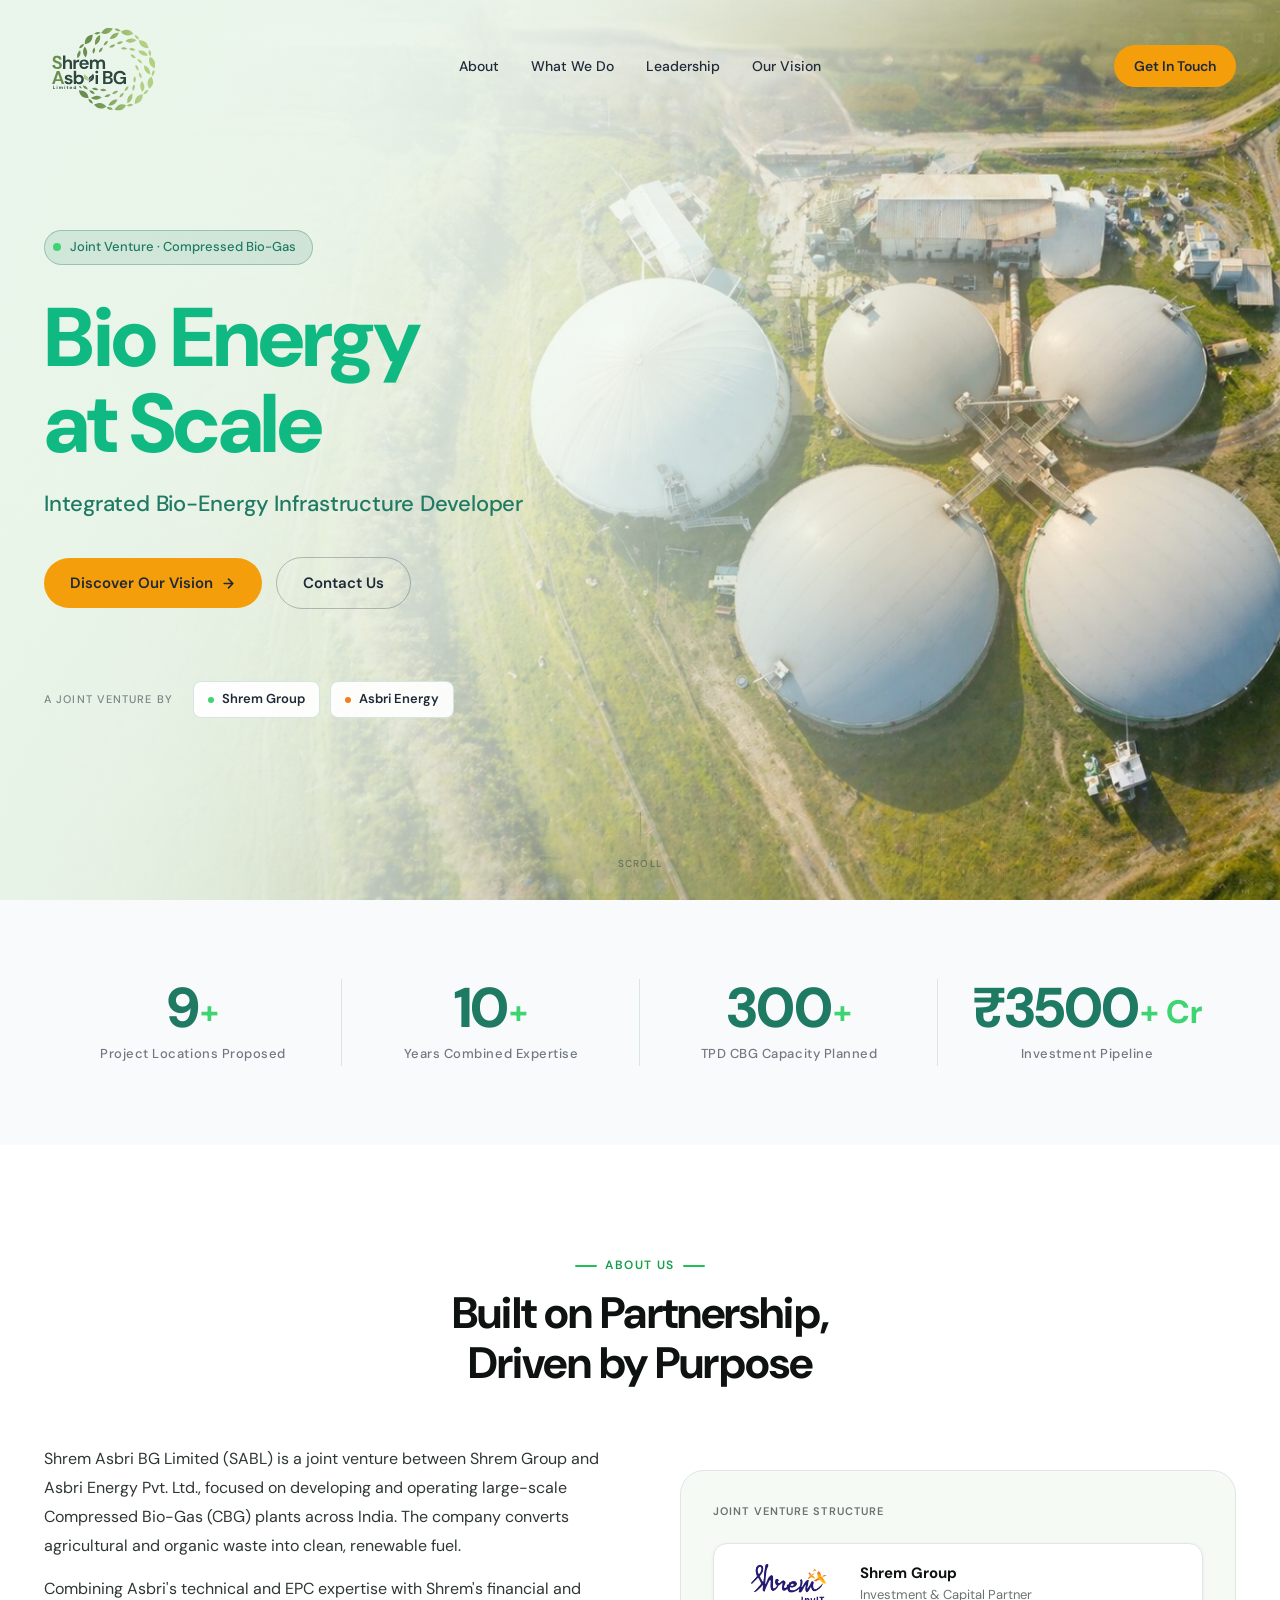
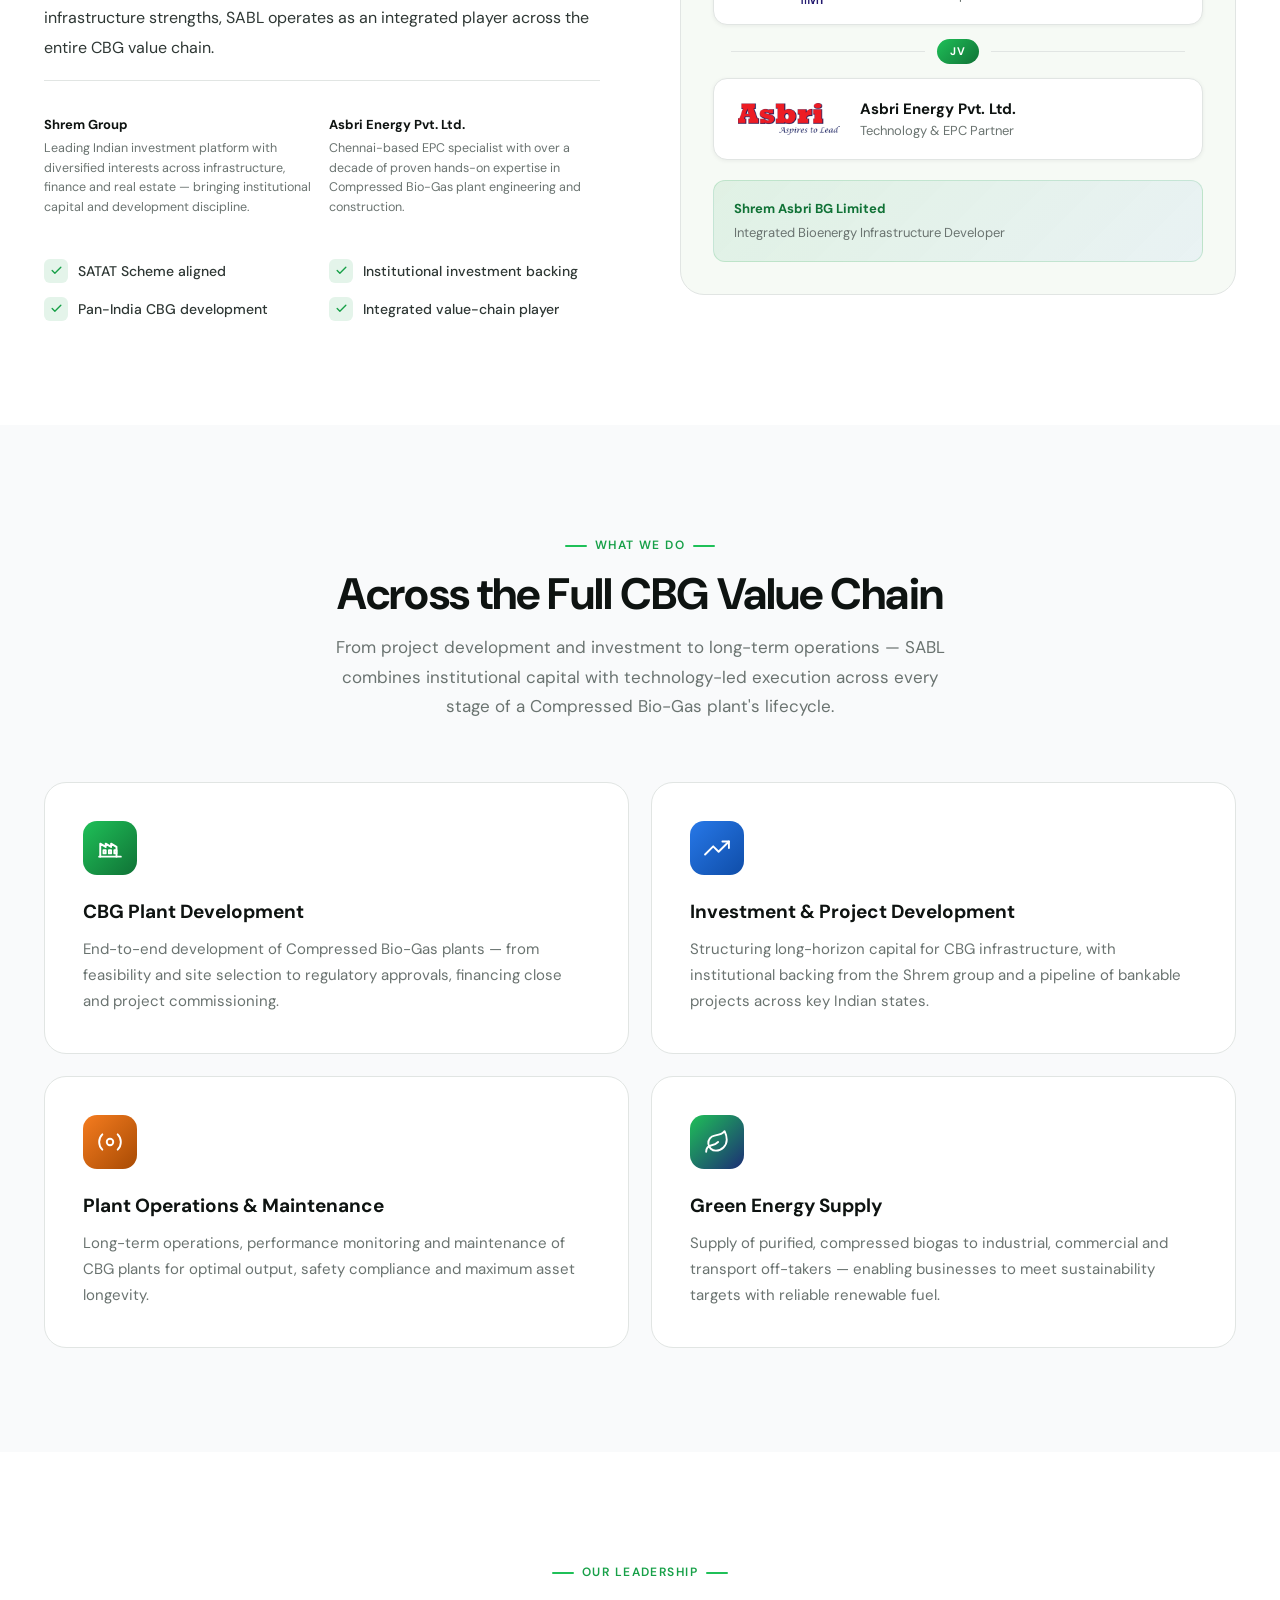
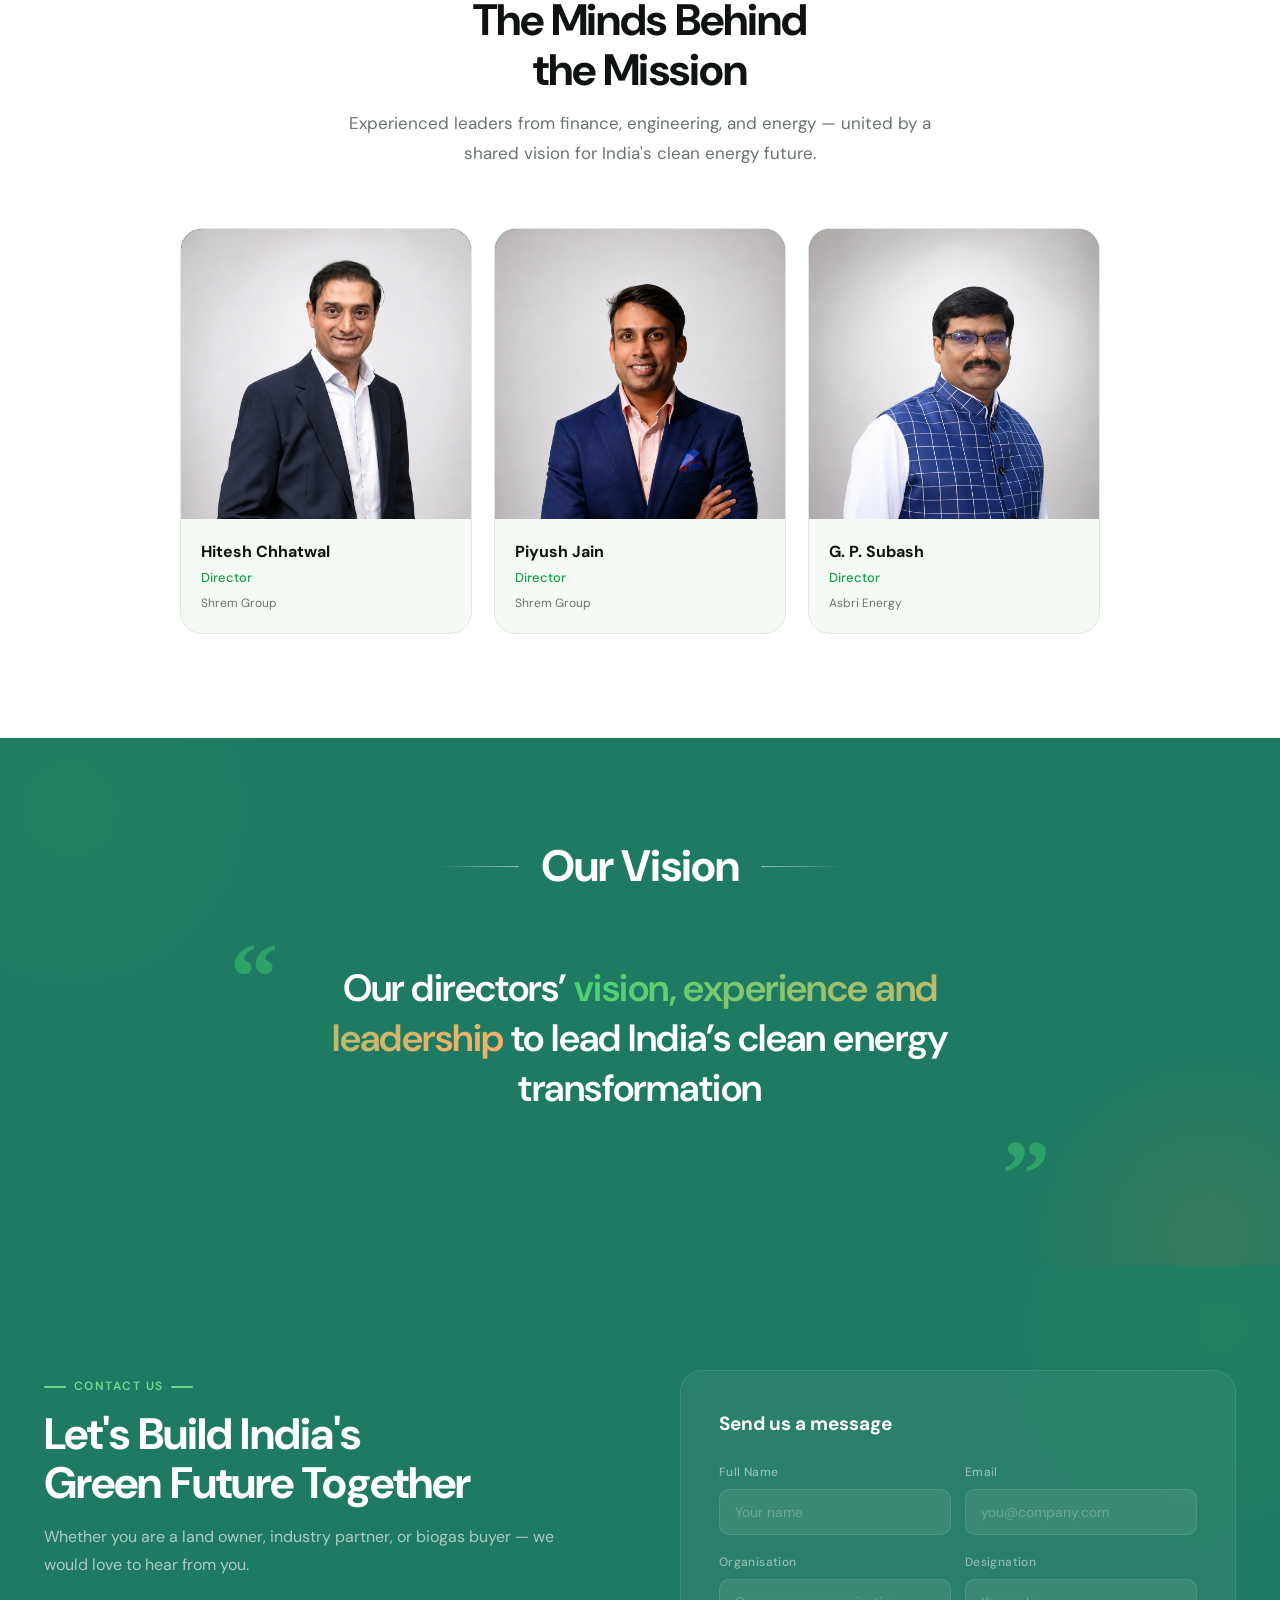
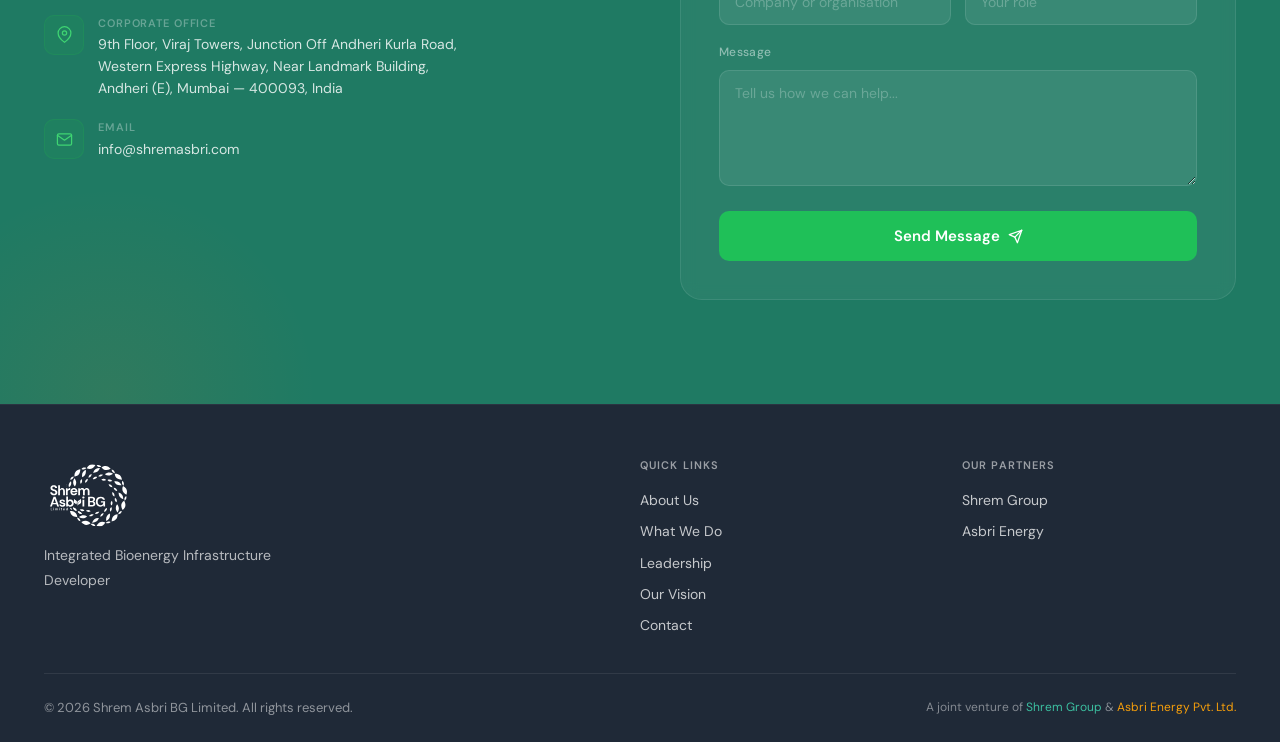
<file: index.html>
<!DOCTYPE html>
<html lang="en">
<head>
<meta charset="UTF-8">
<meta name="viewport" content="width=device-width, initial-scale=1.0">
<meta name="description" content="Shrem Asbri BG Limited — A joint venture developing Compressed Bio-Gas plants across India.">
<title>Shrem Asbri BG Limited | Bio Energy at Scale</title>
<link rel="stylesheet" href="./colors_and_type.css">
<style>
*,*::before,*::after{box-sizing:border-box;margin:0;padding:0}
html{scroll-behavior:smooth}
body{font-family:var(--font-sans);color:var(--fg-2);background:#fff;overflow-x:hidden;line-height:1.6}
a{text-decoration:none;color:inherit}
ul{list-style:none}
.container{width:100%;max-width:var(--container-max);margin:0 auto;padding:0 var(--container-pad)}

.reveal{opacity:0;transform:translateY(28px);transition:opacity .65s var(--ease-out-expo),transform .65s var(--ease-out-expo)}
.reveal.visible{opacity:1;transform:none}
.d1{transition-delay:.1s}.d2{transition-delay:.2s}.d3{transition-delay:.3s}.d4{transition-delay:.4s}

/* ---------- EYEBROW + HEADINGS ---------- */
.eyebrow{display:inline-flex;align-items:center;gap:8px;font-size:12px;font-weight:600;letter-spacing:.12em;text-transform:uppercase;color:var(--green-600);margin-bottom:14px}
.eyebrow::before,.eyebrow::after{content:'';display:block;width:22px;height:2px;background:var(--green-500);border-radius:2px}
.eyebrow.center{justify-content:center}
.eyebrow.light{color:var(--green-300)}
.eyebrow.light::before,.eyebrow.light::after{background:var(--green-300)}
.h2{font-size:clamp(28px,4vw,44px);font-weight:700;line-height:1.12;letter-spacing:-.02em;color:var(--fg-1)}
.h2.white{color:#fff}
.lead{font-size:17px;color:var(--fg-3);line-height:1.75}

/* ---------- BUTTONS ---------- */
.btn{display:inline-flex;align-items:center;gap:8px;padding:13px 26px;border-radius:50px;font-size:15px;font-weight:600;cursor:pointer;border:none;font-family:inherit;transition:all 200ms ease}
.btn-green{background:var(--green-500);color:#fff}
.btn-green:hover{background:var(--th-btn-primary-hover,var(--green-600));transform:translateY(-2px);box-shadow:var(--th-btn-shadow,var(--shadow-action))}
.btn-ghost{background:transparent;color:#fff;border:1.5px solid rgba(255,255,255,.35)}
.btn-ghost:hover{border-color:#fff;background:rgba(255,255,255,.07)}

/* ---------- NAV ---------- */
.nav{position:fixed;top:0;left:0;right:0;z-index:100;padding:18px 0;transition:all 300ms ease}
.nav.scrolled{background:rgba(10,21,54,.96);backdrop-filter:blur(14px);padding:12px 0;box-shadow:var(--shadow-nav)}
.nav-inner{display:flex;align-items:center;justify-content:space-between}
.logo{display:flex;align-items:center}
.logo-img{height:96px;width:auto;display:block;object-fit:contain;transition:height 0.35s ease}
.nav.scrolled .logo-img{height:52px}
.footer .logo-img{height:72px}
.nav-links{display:flex;align-items:center;gap:32px}
.nav-links a{font-size:14px;font-weight:500;color:rgba(255,255,255,.7);transition:color 200ms}
.nav-links a:hover{color:#fff}
.hamburger{display:none;flex-direction:column;gap:5px;cursor:pointer;background:none;border:none;padding:4px}
.hamburger span{display:block;width:24px;height:2px;background:#fff;border-radius:2px}
.mob-nav{display:none;position:fixed;inset:0;background:var(--th-mob-nav-bg);z-index:99;padding:100px 32px 40px;flex-direction:column;gap:4px}
.mob-nav.open{display:flex}
.mob-nav a{font-size:22px;font-weight:600;color:var(--th-mob-nav-link);padding:14px 0;border-bottom:1px solid var(--th-mob-nav-border)}

/* ---------- HERO ---------- */
.hero{min-height:100vh;background:#0a1536;display:flex;align-items:center;position:relative;overflow:hidden}
.hero-bg{position:absolute;inset:0;background-image:url(./assets/hero-cbg-plant.jpg);background-size:cover;background-position:78% center;opacity:1}
.hero-overlay{position:absolute;inset:0;background:linear-gradient(100deg,rgba(6,14,42,.88) 0%,rgba(10,21,54,.80) 22%,rgba(10,21,54,.55) 45%,rgba(10,21,54,.20) 68%,rgba(10,21,54,0) 88%)}
.hero-glow{position:absolute;inset:0;background:radial-gradient(ellipse 38% 50% at 80% 55%,rgba(255,200,120,.18) 0%,rgba(255,170,80,.06) 50%,transparent 80%);opacity:1;pointer-events:none}
.hero-grid{position:absolute;inset:0;background-image:linear-gradient(rgba(255,255,255,.03) 1px,transparent 1px),linear-gradient(90deg,rgba(255,255,255,.03) 1px,transparent 1px);background-size:64px 64px;mask-image:linear-gradient(90deg,#000 0%,#000 40%,transparent 75%);-webkit-mask-image:linear-gradient(90deg,#000 0%,#000 40%,transparent 75%)}
.hero-content{position:relative;z-index:1;padding:148px 0 100px;max-width:780px}
.hero-mob-scrim{display:none;position:absolute;inset:0;pointer-events:none;z-index:0}
.hero-badge{display:inline-flex;align-items:center;gap:9px;background:rgba(35,168,80,.15);border:1px solid rgba(35,168,80,.32);border-radius:50px;padding:6px 16px 6px 8px;margin-bottom:30px}
.hero-badge-dot{width:8px;height:8px;background:var(--green-400);border-radius:50%;animation:pulse 2s ease-in-out infinite}
@keyframes pulse{0%,100%{opacity:1;transform:scale(1)}50%{opacity:.55;transform:scale(.8)}}
.hero-badge-text{font-size:13px;font-weight:500;color:var(--green-300)}
.hero-title{font-size:clamp(44px,6.5vw,84px);font-weight:800;line-height:1.04;letter-spacing:-.03em;color:#10b981;margin-bottom:18px}
.hero-title .accent{color:#10b981;-webkit-text-fill-color:#10b981}
.hero-subtagline{font-size:clamp(18px,2.3vw,22px);color:var(--orange-300);font-weight:500;letter-spacing:-.01em;margin-bottom:36px}
.hero-actions{display:flex;align-items:center;gap:14px;flex-wrap:wrap;margin-bottom:72px}
.hero-partners{display:flex;align-items:center;gap:20px;flex-wrap:wrap}
.hp-chips-row{display:flex;align-items:center;gap:10px;flex-wrap:wrap}
.hp-label{font-size:11px;font-weight:500;color:rgba(255,255,255,.35);letter-spacing:.1em;text-transform:uppercase}
.hp-chip{display:flex;align-items:center;gap:8px;background:rgba(255,255,255,.05);border:1px solid rgba(255,255,255,.1);border-radius:8px;padding:7px 14px}
.hp-chip-dot{width:6px;height:6px;border-radius:50%}
.hp-chips-row .hp-chip:nth-child(1) .hp-chip-dot{background:var(--green-400)}
.hp-chips-row .hp-chip:nth-child(2) .hp-chip-dot{background:var(--orange-500)}
.hp-chip span{font-size:13px;font-weight:600;color:rgba(255,255,255,.78)}
.scroll-hint{position:absolute;bottom:28px;left:50%;transform:translateX(-50%);display:flex;flex-direction:column;align-items:center;gap:6px;color:rgba(255,255,255,.3);font-size:10px;letter-spacing:.12em;text-transform:uppercase;font-weight:500;z-index:1}
.scroll-line{width:1px;height:38px;background:linear-gradient(to bottom,rgba(255,255,255,.3),transparent);animation:sline 1.6s ease-in-out infinite}
@keyframes sline{0%{transform:scaleY(0);transform-origin:top}49%{transform:scaleY(1);transform-origin:top}50%{transform:scaleY(1);transform-origin:bottom}100%{transform:scaleY(0);transform-origin:bottom}}

/* ---------- STATS ---------- */
.stats{background:var(--navy-950);padding:60px 0}
.stats-grid{display:grid;grid-template-columns:repeat(4,1fr)}
.stat{padding:20px 28px;text-align:center;position:relative}
.stat:not(:last-child)::after{content:'';position:absolute;right:0;top:15%;height:70%;width:1px;background:rgba(255,255,255,.07)}
.stat-num{font-size:clamp(38px,4.5vw,56px);font-weight:800;color:#fff;line-height:1;letter-spacing:-.03em;margin-bottom:8px;white-space:nowrap}
.stat-num .sfx{color:var(--green-400);font-size:.58em;font-weight:700;letter-spacing:0;margin-left:2px;vertical-align:.12em}
.stat-lbl{font-size:13px;font-weight:500;color:rgba(255,255,255,.45);letter-spacing:.04em;white-space:nowrap}

/* ---------- ABOUT ---------- */
.about{padding:104px 0;background:#fff}
.about-grid{display:grid;grid-template-columns:1fr 1fr;gap:80px;align-items:center}
.about-text{font-size:16px;color:var(--fg-2);line-height:1.82;margin-bottom:14px}
.partners-intro{display:grid;grid-template-columns:1fr 1fr;gap:14px;margin-top:18px;padding-top:20px;border-top:1px solid var(--gray-200)}
.partner-mini{padding:14px 0}
.partner-mini-name{font-size:13px;font-weight:700;color:var(--fg-1);margin-bottom:4px}
.partner-mini-desc{font-size:12.5px;color:var(--fg-3);line-height:1.55}
.checks{display:grid;grid-template-columns:1fr 1fr;gap:14px;margin-top:28px}
.check{display:flex;align-items:center;gap:10px;font-size:14px;font-weight:500;color:var(--fg-2)}
.check-icon{width:24px;height:24px;flex-shrink:0;border-radius:6px;background:rgba(35,168,80,.12);display:flex;align-items:center;justify-content:center}
.check-icon svg{width:13px;height:13px;stroke:var(--green-600);fill:none;stroke-width:2.5;stroke-linecap:round;stroke-linejoin:round}
.jv-card{background:var(--off-white);border-radius:24px;padding:32px;border:1px solid var(--gray-200)}
.jv-card-title{font-size:11px;font-weight:600;letter-spacing:.1em;text-transform:uppercase;color:var(--fg-3);margin-bottom:22px}
.jv-company{display:flex;align-items:center;gap:16px;background:#fff;border-radius:14px;padding:16px 20px;border:1px solid var(--gray-200);box-shadow:var(--shadow-e1);transition:all 200ms ease;cursor:pointer}
.jv-company:hover{border-color:var(--green-300);box-shadow:var(--shadow-e2);transform:translateY(-2px)}
.jv-logo-wrap{width:110px;height:48px;flex-shrink:0;display:flex;align-items:center;justify-content:center;background:#fff;border-radius:8px;padding:4px}
.jv-logo-wrap img{max-width:100%;max-height:100%;width:auto;height:auto;object-fit:contain;display:block}
.jv-cname{font-size:15px;font-weight:700;color:var(--fg-1)}
.jv-crole{font-size:13px;color:var(--fg-3)}
.jv-divider{display:flex;align-items:center;gap:12px;padding:4px 18px;margin:10px 0}
.jv-line{flex:1;height:1px;background:var(--gray-200)}
.jv-badge{background:linear-gradient(135deg,var(--green-500),var(--green-700));color:#fff;font-size:11px;font-weight:700;padding:4px 13px;border-radius:50px;letter-spacing:.05em}
.jv-result{margin-top:20px;padding:18px 20px;background:linear-gradient(135deg,rgba(35,168,80,.1),rgba(39,120,232,.06));border-radius:12px;border:1px solid rgba(35,168,80,.18)}
.jv-result-name{font-size:13px;font-weight:700;color:var(--green-700);margin-bottom:3px}
.jv-result-desc{font-size:13px;color:var(--fg-3);line-height:1.5}

/* ---------- SERVICES ---------- */
.services{padding:104px 0;background:var(--off-white)}
.section-header{text-align:center;margin-bottom:60px}
.section-header .lead{max-width:620px;margin:14px auto 0}
.srv-grid{display:grid;grid-template-columns:repeat(2,1fr);gap:22px}
.srv-card{background:#fff;border-radius:22px;padding:38px;border:1px solid var(--gray-200);transition:all 240ms ease;cursor:default}
.srv-card:hover{transform:translateY(-5px);box-shadow:var(--shadow-e3);border-color:transparent}
.srv-icon{width:54px;height:54px;border-radius:14px;margin-bottom:22px;background:linear-gradient(135deg,var(--green-500),var(--green-700));display:flex;align-items:center;justify-content:center}
.srv-card:nth-child(2) .srv-icon{background:linear-gradient(135deg,var(--blue-500),var(--blue-700))}
.srv-card:nth-child(3) .srv-icon{background:linear-gradient(135deg,var(--orange-500),var(--orange-700))}
.srv-card:nth-child(4) .srv-icon{background:linear-gradient(135deg,var(--green-500),var(--navy-700))}
.srv-icon svg{width:26px;height:26px;stroke:#fff;fill:none;stroke-width:1.75;stroke-linecap:round;stroke-linejoin:round}
.srv-name{font-size:19px;font-weight:700;color:var(--fg-1);margin-bottom:10px}
.srv-desc{font-size:15px;color:var(--fg-3);line-height:1.72}
.srv-link{display:inline-flex;align-items:center;gap:6px;margin-top:18px;font-size:13px;font-weight:600;color:var(--green-500);transition:gap 200ms}
.srv-link:hover{gap:10px}
.srv-card:nth-child(2) .srv-link{color:var(--blue-500)}
.srv-card:nth-child(3) .srv-link{color:var(--orange-500)}
.srv-link svg{width:13px;height:13px;stroke:currentColor;fill:none;stroke-width:2.5;stroke-linecap:round;stroke-linejoin:round}

/* ---------- TEAM ---------- */
.team{padding:104px 0;background:#fff}
.team-grid{display:grid;grid-template-columns:repeat(3,1fr);gap:22px;max-width:920px;margin:0 auto}
.team-card{background:var(--off-white);border-radius:22px;overflow:hidden;border:1px solid var(--gray-200);transition:all 240ms ease}
.team-card:hover{transform:translateY(-5px);box-shadow:var(--shadow-e3)}
.team-photo{aspect-ratio:1;display:flex;align-items:center;justify-content:center;font-size:38px;font-weight:800;color:#fff;letter-spacing:-1px;position:relative}
.team-photo::after{content:'Photo pending';position:absolute;bottom:10px;left:10px;right:10px;font-size:10px;font-weight:500;letter-spacing:.08em;text-transform:uppercase;opacity:.55;text-align:left}
.team-photo--img::after{display:none}
.team-photo--img img{width:100%;height:100%;object-fit:cover;object-position:top center;display:block}
.team-card:nth-child(1) .team-photo{background:linear-gradient(135deg,var(--navy-900),var(--navy-700))}
.team-card:nth-child(2) .team-photo{background:linear-gradient(135deg,var(--blue-700),var(--blue-500))}
.team-card:nth-child(3) .team-photo{background:linear-gradient(135deg,var(--green-700),var(--green-500))}
.team-card:nth-child(4) .team-photo{background:linear-gradient(135deg,var(--orange-700),var(--orange-500))}
.team-info{padding:20px}
.team-name{font-size:16px;font-weight:700;color:var(--fg-1);margin-bottom:3px}
.team-role{font-size:13px;color:var(--green-600);font-weight:500;margin-bottom:5px}
.team-co{font-size:12px;color:var(--fg-3)}

/* ---------- VISION ---------- */
.lead-quote{padding:104px 0;background:var(--navy-900);position:relative;overflow:hidden}
.lead-quote::before{content:'';position:absolute;top:-140px;left:-140px;width:420px;height:420px;border-radius:50%;background:radial-gradient(circle,rgba(35,168,80,.14) 0%,transparent 70%)}
.lead-quote::after{content:'';position:absolute;bottom:-160px;right:-120px;width:380px;height:380px;border-radius:50%;background:radial-gradient(circle,rgba(245,124,31,.10) 0%,transparent 70%)}
.lq-inner{position:relative;z-index:1;max-width:860px;margin:0 auto;text-align:center;padding:0 20px}
.lq-mark{font-family:Georgia,serif;font-size:96px;line-height:1;color:var(--green-400);opacity:.35;margin-bottom:-20px;font-weight:700}
.lq-text{font-size:clamp(24px,3.2vw,38px);font-weight:600;line-height:1.32;letter-spacing:-.015em;color:#fff;margin-bottom:24px}
.lq-text .hl{background:linear-gradient(135deg,var(--green-400),var(--orange-300));-webkit-background-clip:text;-webkit-text-fill-color:transparent;background-clip:text}
.lq-attr{display:inline-flex;align-items:center;gap:10px;font-size:12px;font-weight:600;letter-spacing:.14em;text-transform:uppercase;color:rgba(255,255,255,.45)}
.lq-attr::before{content:'';display:block;width:32px;height:1px;background:rgba(255,255,255,.3)}

/* ---------- CONTACT ---------- */
.contact{padding:104px 0;background:var(--navy-900);position:relative;overflow:hidden}
.contact::before{content:'';position:absolute;top:-180px;right:-180px;width:480px;height:480px;border-radius:50%;background:radial-gradient(circle,rgba(35,168,80,.12) 0%,transparent 70%)}
.contact::after{content:'';position:absolute;bottom:-200px;left:-100px;width:420px;height:420px;border-radius:50%;background:radial-gradient(circle,rgba(245,124,31,.08) 0%,transparent 70%)}
.contact-grid{display:grid;grid-template-columns:1fr 1fr;gap:80px;position:relative;z-index:1}
.contact-desc{font-size:16px;color:rgba(255,255,255,.62);line-height:1.75;margin:14px 0 36px}
.cdetails{display:flex;flex-direction:column;gap:20px}
.cdetail{display:flex;align-items:flex-start;gap:14px}
.cdetail-icon{width:40px;height:40px;flex-shrink:0;background:rgba(35,168,80,.14);border:1px solid rgba(35,168,80,.25);border-radius:10px;display:flex;align-items:center;justify-content:center}
.cdetail-icon svg{width:17px;height:17px;stroke:var(--green-400);fill:none;stroke-width:1.75;stroke-linecap:round;stroke-linejoin:round}
.cdetail-lbl{font-size:11px;font-weight:600;letter-spacing:.08em;text-transform:uppercase;color:rgba(255,255,255,.32);margin-bottom:2px}
.cdetail-val{font-size:14px;color:rgba(255,255,255,.82);line-height:1.55}
.contact-form{background:rgba(255,255,255,.05);border:1px solid rgba(255,255,255,.09);border-radius:22px;padding:38px;backdrop-filter:blur(8px)}
.form-title{font-size:19px;font-weight:700;color:#fff;margin-bottom:24px}
.fg{margin-bottom:18px}
.fg label{display:block;font-size:12px;font-weight:500;color:rgba(255,255,255,.48);margin-bottom:7px;letter-spacing:.03em}
.fi,.ft{width:100%;background:rgba(255,255,255,.07);border:1px solid rgba(255,255,255,.11);border-radius:10px;padding:13px 15px;font-size:14px;color:#fff;font-family:inherit;outline:none;transition:border-color 200ms}
.fi::placeholder,.ft::placeholder{color:rgba(255,255,255,.25)}
.fi:focus,.ft:focus{border-color:var(--green-400);background:rgba(255,255,255,.09)}
.ft{resize:vertical;min-height:116px}
.form-row{display:grid;grid-template-columns:1fr 1fr;gap:14px}
.btn-send{width:100%;background:var(--green-500);color:#fff;border:none;padding:15px;border-radius:10px;font-size:15px;font-weight:600;cursor:pointer;font-family:inherit;transition:all 200ms;display:flex;align-items:center;justify-content:center;gap:8px}
.btn-send:hover{background:var(--green-600);transform:translateY(-2px);box-shadow:var(--shadow-action)}
.btn-send svg{width:15px;height:15px;stroke:#fff;fill:none;stroke-width:2;stroke-linecap:round;stroke-linejoin:round}

/* ---------- FOOTER ---------- */
.footer{background:var(--navy-950);padding:52px 0 24px;border-top:1px solid rgba(255,255,255,.05)}
.footer-top{display:grid;grid-template-columns:2fr 1fr 1fr;gap:48px;padding-bottom:36px;border-bottom:1px solid rgba(255,255,255,.05);margin-bottom:24px}
.footer-desc{font-size:14px;color:rgba(255,255,255,.42);line-height:1.75;max-width:280px;margin-top:14px}
.fcol-title{font-size:11px;font-weight:600;letter-spacing:.1em;text-transform:uppercase;color:rgba(255,255,255,.38);margin-bottom:14px}
.flinks{display:flex;flex-direction:column;gap:9px}
.flinks a{font-size:14px;color:rgba(255,255,255,.55);transition:color 200ms}
.flinks a:hover{color:#fff}
.footer-bottom{display:flex;align-items:center;justify-content:space-between;flex-wrap:wrap;gap:8px}
.footer-copy{font-size:13px;color:rgba(255,255,255,.32)}
.footer-jv{font-size:12px;color:rgba(255,255,255,.28)}
.footer-jv span{color:var(--green-400)}
.footer-jv span.o{color:var(--orange-400,#FFB067)}

/* ---------- RESPONSIVE ---------- */
@media(max-width:1024px){.team-grid{grid-template-columns:repeat(2,1fr)}.about-grid{gap:48px}}
@media(max-width:768px){
  .nav-links,.nav-links+.btn{display:none}
  .hamburger{display:flex}
  .about-grid,.contact-grid,.footer-top{grid-template-columns:1fr;gap:40px}
  .srv-grid{grid-template-columns:1fr}
  .stats-grid{grid-template-columns:repeat(2,1fr)}
  .stat{padding:20px 16px}
  .stat-num{font-size:clamp(28px,7vw,40px);white-space:normal}
  .stat-num .sfx{font-size:.6em}
  .stat-lbl{font-size:12px;white-space:normal;line-height:1.35}
  .stat:nth-child(2)::after,.stat:nth-child(4)::after{display:none}
  .stat:nth-child(1),.stat:nth-child(2){border-bottom:1px solid rgba(255,255,255,.07)}
  .form-row{grid-template-columns:1fr}
  .hero-mob-scrim{display:block;background:var(--th-hero-content-scrim);backdrop-filter:blur(1.5px);-webkit-backdrop-filter:blur(1.5px)}
  .jv-company{flex-direction:column;align-items:center;text-align:center;padding:20px 16px;gap:12px}
  .jv-logo-wrap{width:120px;height:52px}
  .jv-cname{font-size:14px}
  .jv-crole{font-size:12px}
  .checks,.partners-intro{grid-template-columns:1fr}
}
@media(max-width:480px){
  .team-grid{grid-template-columns:repeat(2,1fr)}
  .hero-actions{flex-direction:column;align-items:stretch}
  .hero-actions .btn{justify-content:center}
  .hero-partners{flex-direction:column;align-items:flex-start;gap:12px}
  .hero-partners .hp-chips-row{display:flex;gap:10px;flex-wrap:wrap}
}

/* ---------- TWEAKS PANEL ---------- */
#tweaks-panel{position:fixed;bottom:20px;right:20px;z-index:9999;width:320px;background:#fff;border:1px solid #E1E5E3;border-radius:14px;box-shadow:0 16px 48px rgba(0,0,0,.14);padding:16px 18px;font-family:var(--font-sans);display:none}
#tweaks-panel.open{display:block}
#tweaks-panel .tp-title{font-size:11px;font-weight:700;letter-spacing:.14em;text-transform:uppercase;color:#0E1311;margin-bottom:12px;display:flex;align-items:center;justify-content:space-between}
#tweaks-panel .tp-dot{width:7px;height:7px;border-radius:50%;background:#1FC058}
#tweaks-panel label{display:block;font-size:11px;font-weight:600;color:#4A5450;letter-spacing:.04em;margin:10px 0 6px;text-transform:uppercase}
#tweaks-panel textarea{width:100%;min-height:76px;border:1px solid #E1E5E3;border-radius:8px;padding:9px 11px;font-family:inherit;font-size:13px;line-height:1.5;color:#0E1311;resize:vertical;outline:none}
#tweaks-panel textarea:focus{border-color:#1FC058}
#tweaks-panel .tp-hint{font-size:11px;color:#6A7370;margin-top:4px;line-height:1.4}
#tweaks-panel .tp-hint code{background:#F3F5F4;padding:1px 5px;border-radius:4px;font-size:10.5px}
#tweaks-panel .tp-row{display:flex;align-items:center;justify-content:space-between;padding:9px 0;border-top:1px solid #F3F5F4}
#tweaks-panel .tp-row .tp-lbl{font-size:12.5px;font-weight:500;color:#0E1311}
#tweaks-panel .tp-switch{width:36px;height:20px;border-radius:10px;background:#CBD1CE;position:relative;cursor:pointer;transition:background 180ms;border:none;padding:0;flex-shrink:0}
#tweaks-panel .tp-switch.on{background:#1FC058}
#tweaks-panel .tp-switch::after{content:'';position:absolute;top:2px;left:2px;width:16px;height:16px;border-radius:50%;background:#fff;transition:transform 180ms;box-shadow:0 1px 3px rgba(0,0,0,.2)}
#tweaks-panel .tp-switch.on::after{transform:translateX(16px)}
#tweaks-panel .tp-themes{display:grid;grid-template-columns:1fr 1fr;gap:6px;margin-bottom:4px}
#tweaks-panel .tp-theme{display:flex;flex-direction:column;align-items:center;gap:6px;padding:8px 4px;background:#fff;border:1.5px solid #E1E5E3;border-radius:8px;cursor:pointer;font-family:inherit;font-size:11px;font-weight:600;color:#2E3734;transition:all 180ms}
#tweaks-panel .tp-theme:hover{border-color:#CBD1CE}
#tweaks-panel .tp-theme.active{border-color:#1FC058;background:#F6FAF5}
#tweaks-panel .tp-sw{width:100%;height:24px;border-radius:5px;display:block}
</style>

<style id="theme-bridge">
:root{
  --th-nav-bg:rgba(10,21,54,.96); --th-nav-link:rgba(255,255,255,.75); --th-nav-link-h:#fff;
  --th-logo-name:#fff; --th-logo-sub:rgba(255,255,255,.5);
  --th-hero-base:#0a1536;
  --th-hero-overlay:linear-gradient(100deg,rgba(6,14,42,.88) 0%,rgba(10,21,54,.80) 22%,rgba(10,21,54,.55) 45%,rgba(10,21,54,.20) 68%,rgba(10,21,54,0) 88%);
  --th-hero-glow:radial-gradient(ellipse 38% 50% at 80% 55%,rgba(255,200,120,.18) 0%,rgba(255,170,80,.06) 50%,transparent 80%);
  --th-hero-title:#fff; --th-hero-accent:linear-gradient(135deg,#3FD472,#FFAE66);
  --th-hero-subtag:#FFAE66;
  --th-badge-bg:rgba(35,168,80,.15); --th-badge-bd:rgba(35,168,80,.32); --th-badge-txt:#74D58F;
  --th-hero-chip-bg:rgba(255,255,255,.05); --th-hero-chip-bd:rgba(255,255,255,.1); --th-hero-chip-tx:rgba(255,255,255,.78);
  --th-hero-hp-lbl:rgba(255,255,255,.35);
  --th-ghost-color:#fff; --th-ghost-border:rgba(255,255,255,.35); --th-ghost-hover-bg:rgba(255,255,255,.07); --th-ghost-hover-border:#fff;
  --th-stats-bg:#040A20; --th-stats-num:#fff; --th-stats-lbl:rgba(255,255,255,.45); --th-stats-sep:rgba(255,255,255,.07);
  --th-sec-alt:#F6FAF5; --th-vision-bg:#0A1536; --th-vision-txt:#fff; --th-contact-bg:#0A1536;
  --th-btn-primary-bg:#1FC058; --th-btn-primary-tx:#fff; --th-btn-shadow:0 8px 24px rgba(31,192,88,.35);
  --th-mob-nav-bg:#122052; --th-mob-nav-link:#fff; --th-mob-nav-border:rgba(255,255,255,.07);
  --th-hero-content-scrim:transparent;
  --th-footer-bg:#040A20; --th-footer-border:rgba(255,255,255,.06);
  --th-footer-desc:rgba(255,255,255,.55); --th-footer-title:rgba(255,255,255,.45);
  --th-footer-link:rgba(255,255,255,.65); --th-footer-link-h:#fff;
  --th-footer-copy:rgba(255,255,255,.4); --th-footer-jv:rgba(255,255,255,.35);
  --th-footer-logo-name:#fff; --th-footer-logo-sub:rgba(255,255,255,.5);
}
.nav.scrolled{background:var(--th-nav-bg) !important}
.nav-links a{color:var(--th-nav-link) !important}
.nav-links a:hover{color:var(--th-nav-link-h) !important}
.logo-name{color:var(--th-logo-name) !important}
.logo-sub{color:var(--th-logo-sub) !important}
.hero{background:var(--th-hero-base) !important}
.hero-overlay{background:var(--th-hero-overlay) !important}
.hero-glow{background:var(--th-hero-glow) !important}
.hero-title{color:#10b981 !important;-webkit-text-fill-color:#10b981 !important}
.hero-title .accent{color:#10b981 !important;-webkit-text-fill-color:#10b981 !important;background-image:none !important;background-clip:unset !important;-webkit-background-clip:unset !important}
.hero-subtagline{color:var(--th-hero-subtag) !important}
.hero-badge{background:var(--th-badge-bg) !important;border-color:var(--th-badge-bd) !important}
.hero-badge-text{color:var(--th-badge-txt) !important}
.hp-chip{background:var(--th-hero-chip-bg) !important;border-color:var(--th-hero-chip-bd) !important}
.hp-chip span{color:var(--th-hero-chip-tx) !important}
.hp-label{color:var(--th-hero-hp-lbl) !important}
.btn-ghost{color:var(--th-ghost-color) !important;border-color:var(--th-ghost-border) !important}
.btn-ghost:hover{background:var(--th-ghost-hover-bg) !important;border-color:var(--th-ghost-hover-border) !important}
.btn-green{background:var(--th-btn-primary-bg) !important;color:var(--th-btn-primary-tx) !important}
.btn-green:hover{box-shadow:var(--th-btn-shadow) !important}
.stats{background:var(--th-stats-bg) !important}
.stat-num{color:var(--th-stats-num) !important}
.stat-lbl{color:var(--th-stats-lbl) !important}
.stat:not(:last-child)::after{background:var(--th-stats-sep) !important}
.services{background:var(--th-sec-alt) !important}
.lead-quote{background:var(--th-vision-bg) !important}
.lq-text{color:var(--th-vision-txt) !important}
.contact{background:var(--th-contact-bg) !important}
.footer{background:var(--th-footer-bg) !important}
.footer-top{border-bottom-color:var(--th-footer-border) !important}
.footer-desc{color:var(--th-footer-desc) !important}
.fcol-title{color:var(--th-footer-title) !important}
.flinks a{color:var(--th-footer-link) !important}
.flinks a:hover{color:var(--th-footer-link-h) !important}
.footer-copy{color:var(--th-footer-copy) !important}
.footer-jv{color:var(--th-footer-jv) !important}
.footer .logo-name{color:var(--th-footer-logo-name) !important}
.footer .logo-sub{color:var(--th-footer-logo-sub) !important}
/* Natural — footer logo mark & JV line accents */
body[data-theme="natural"] .footer-jv span{color:#3CBFA0 !important}
body[data-theme="natural"] .footer-jv span.o{color:#F59E0B !important}
body[data-theme="natural"] .footer .logo-mark .c1{background:#1F7A63 !important}
body[data-theme="natural"] .footer .logo-mark .c2{background:#3CBFA0 !important}
body[data-theme="natural"] .footer .logo-mark .c3{background:#F59E0B !important}
/* Cream */
body[data-theme="cream"] .footer-jv span{color:#FFAE66 !important}
body[data-theme="cream"] .footer-jv span.o{color:#F57C1F !important}
/* Saffron */
body[data-theme="saffron"] .footer-jv span{color:#2FA05A !important}
body[data-theme="saffron"] .footer-jv span.o{color:#F57C1F !important}
/* Light-hero scroll hints */
body[data-theme="natural"] .scroll-hint{color:rgba(31,41,55,.45) !important}
body[data-theme="natural"] .scroll-line{background:linear-gradient(to bottom,rgba(31,41,55,.3),transparent) !important}
body[data-theme="cream"] .scroll-hint,body[data-theme="saffron"] .scroll-hint{color:rgba(74,55,32,.5) !important}
body[data-theme="cream"] .scroll-line,body[data-theme="saffron"] .scroll-line{background:linear-gradient(to bottom,rgba(74,55,32,.3),transparent) !important}
body[data-theme="cream"] .hero-grid,body[data-theme="saffron"] .hero-grid{opacity:.3}
/* Light-hero hamburger */
body[data-theme="natural"] .hamburger span{background:#1F2937 !important}
body[data-theme="cream"] .hamburger span{background:#251200 !important}
body[data-theme="saffron"] .hamburger span{background:#0E1311 !important}
</style>
</head>
<body>

<!-- NAV -->
<nav class="nav" id="nav">
  <div class="container">
    <div class="nav-inner">
      <a href="#" class="logo">
        <img src="./assets/logo-sabl.svg" alt="Shrem Asbri BG Limited" class="logo-img">
      </a>
      <ul class="nav-links">
        <li><a href="#about">About</a></li>
        <li><a href="#services">What We Do</a></li>
        <li><a href="#team">Leadership</a></li>
        <li><a href="#vision">Our Vision</a></li>
      </ul>
      <a href="#contact" class="btn btn-green" style="padding:10px 20px;font-size:14px;">Get In Touch</a>
      <button class="hamburger" id="hbg" aria-label="Open menu">
        <span></span><span></span><span></span>
      </button>
    </div>
  </div>
</nav>
<div class="mob-nav" id="mob-nav" role="navigation">
  <a href="#about" onclick="closeMob()">About</a>
  <a href="#services" onclick="closeMob()">What We Do</a>
  <a href="#team" onclick="closeMob()">Leadership</a>
  <a href="#vision" onclick="closeMob()">Our Vision</a>
</div>

<!-- HERO -->
<section class="hero" aria-label="Hero">
  <div class="hero-bg" aria-hidden="true"></div>
  <div class="hero-overlay" aria-hidden="true"></div>
  <div class="hero-grid" aria-hidden="true"></div>
  <div class="hero-glow" aria-hidden="true"></div>
  <div class="hero-mob-scrim" aria-hidden="true"></div>
  <div class="container">
    <div class="hero-content">
      <div class="hero-badge reveal">
        <div class="hero-badge-dot" aria-hidden="true"></div>
        <span class="hero-badge-text">Joint Venture &middot; Compressed Bio-Gas</span>
      </div>
      <h1 class="hero-title reveal d1">
        Bio Energy<br>
        <span class="accent">at Scale</span>
      </h1>
      <p class="hero-subtagline reveal d2">Integrated Bio-Energy Infrastructure Developer</p>
      <div class="hero-actions reveal d3">
        <a href="#about" class="btn btn-green">
          Discover Our Vision
          <svg width="15" height="15" viewBox="0 0 24 24" fill="none" stroke="currentColor" stroke-width="2.5" stroke-linecap="round" stroke-linejoin="round"><path d="M5 12h14M12 5l7 7-7 7"/></svg>
        </a>
        <a href="#contact" class="btn btn-ghost">Contact Us</a>
      </div>
      <div class="hero-partners reveal d4">
        <span class="hp-label">A joint venture by</span>
        <div class="hp-chips-row">
          <div class="hp-chip"><div class="hp-chip-dot"></div><span>Shrem Group</span></div>
          <div class="hp-chip"><div class="hp-chip-dot"></div><span>Asbri Energy</span></div>
        </div>
      </div>
    </div>
  </div>
  <div class="scroll-hint" aria-hidden="true">
    <div class="scroll-line"></div>
    <span>Scroll</span>
  </div>
</section>

<!-- STATS -->
<section class="stats" aria-label="Key figures">
  <div class="container">
    <div class="stats-grid">
      <div class="stat reveal"><div class="stat-num">9<span class="sfx">+</span></div><div class="stat-lbl">Project Locations Proposed</div></div>
      <div class="stat reveal d1"><div class="stat-num">10<span class="sfx">+</span></div><div class="stat-lbl">Years Combined Expertise</div></div>
      <div class="stat reveal d2"><div class="stat-num">300<span class="sfx">+</span></div><div class="stat-lbl">TPD CBG Capacity Planned</div></div>
      <div class="stat reveal d3"><div class="stat-num">&#x20B9;3500<span class="sfx">+ Cr</span></div><div class="stat-lbl">Investment Pipeline</div></div>
    </div>
  </div>
</section>

<!-- ABOUT -->
<section class="about" id="about">
  <div class="container">
    <div class="section-header reveal" style="margin-bottom:56px;">
      <div class="eyebrow center">About Us</div>
      <h2 class="h2" style="text-align:center;">Built on Partnership,<br>Driven by Purpose</h2>
    </div>
    <div class="about-grid">
      <div class="reveal">
        <p class="about-text">Shrem Asbri BG Limited (SABL) is a joint venture between Shrem Group and Asbri Energy Pvt. Ltd., focused on developing and operating large-scale Compressed Bio-Gas (CBG) plants across India. The company converts agricultural and organic waste into clean, renewable fuel.</p>
        <p class="about-text">Combining Asbri's technical and EPC expertise with Shrem's financial and infrastructure strengths, SABL operates as an integrated player across the entire CBG value chain.</p>
        <div class="partners-intro">
          <div class="partner-mini">
            <div class="partner-mini-name">Shrem Group</div>
            <div class="partner-mini-desc">Leading Indian investment platform with diversified interests across infrastructure, finance and real estate — bringing institutional capital and development discipline.</div>
          </div>
          <div class="partner-mini">
            <div class="partner-mini-name">Asbri Energy Pvt. Ltd.</div>
            <div class="partner-mini-desc">Chennai-based EPC specialist with over a decade of proven hands-on expertise in Compressed Bio-Gas plant engineering and construction.</div>
          </div>
        </div>
        <div class="checks">
          <div class="check"><div class="check-icon"><svg viewBox="0 0 24 24"><polyline points="20 6 9 17 4 12"/></svg></div>SATAT Scheme aligned</div>
          <div class="check"><div class="check-icon"><svg viewBox="0 0 24 24"><polyline points="20 6 9 17 4 12"/></svg></div>Institutional investment backing</div>
          <div class="check"><div class="check-icon"><svg viewBox="0 0 24 24"><polyline points="20 6 9 17 4 12"/></svg></div>Pan-India CBG development</div>
          <div class="check"><div class="check-icon"><svg viewBox="0 0 24 24"><polyline points="20 6 9 17 4 12"/></svg></div>Integrated value-chain player</div>
        </div>
        </div>
      <div class="reveal d2">
        <div class="jv-card">
          <div class="jv-card-title">Joint Venture Structure</div>
          <a href="https://www.shrem.in" target="_blank" rel="noopener" class="jv-company">
            <div class="jv-logo-wrap">
              <img src="./assets/logo-shrem-actual.png" alt="Shrem Group">
            </div>
            <div>
              <div class="jv-cname">Shrem Group</div>
              <div class="jv-crole">Investment &amp; Capital Partner</div>
            </div>
          </a>
          <div class="jv-divider"><div class="jv-line"></div><div class="jv-badge">JV</div><div class="jv-line"></div></div>
          <a href="https://asbritech.com" target="_blank" rel="noopener" class="jv-company">
            <div class="jv-logo-wrap">
              <img src="./assets/logo-asbri-actual.png" alt="Asbri Energy">
            </div>
            <div>
              <div class="jv-cname">Asbri Energy Pvt. Ltd.</div>
              <div class="jv-crole">Technology &amp; EPC Partner</div>
            </div>
          </a>
          <div class="jv-result">
            <div class="jv-result-name">Shrem Asbri BG Limited</div>
            <div class="jv-result-desc">Integrated Bioenergy Infrastructure Developer</div>
          </div>
        </div>
      </div>
    </div>
  </div>
</section>

<!-- SERVICES -->
<section class="services" id="services">
  <div class="container">
    <div class="section-header reveal">
      <div class="eyebrow center">What We Do</div>
      <h2 class="h2">Across the Full CBG Value Chain</h2>
      <p class="lead">From project development and investment to long-term operations — SABL combines institutional capital with technology-led execution across every stage of a Compressed Bio-Gas plant's lifecycle.</p>
    </div>
    <div class="srv-grid">
      <div class="srv-card reveal">
        <div class="srv-icon"><svg viewBox="0 0 24 24"><path d="M2 20h20"/><path d="M3 20V8l5 3V8l5 3V8l5 3v9"/><rect x="6" y="14" width="2" height="3"/><rect x="11" y="14" width="2" height="3"/><rect x="16" y="14" width="2" height="3"/></svg></div>
        <div class="srv-name">CBG Plant Development</div>
        <p class="srv-desc">End-to-end development of Compressed Bio-Gas plants — from feasibility and site selection to regulatory approvals, financing close and project commissioning.</p>
      </div>
      <div class="srv-card reveal d1">
        <div class="srv-icon"><svg viewBox="0 0 24 24"><polyline points="23 6 13.5 15.5 8.5 10.5 1 18"/><polyline points="17 6 23 6 23 12"/></svg></div>
        <div class="srv-name">Investment &amp; Project Development</div>
        <p class="srv-desc">Structuring long-horizon capital for CBG infrastructure, with institutional backing from the Shrem group and a pipeline of bankable projects across key Indian states.</p>
      </div>
      <div class="srv-card reveal d2">
        <div class="srv-icon"><svg viewBox="0 0 24 24"><circle cx="12" cy="12" r="3"/><path d="M19.07 4.93a10 10 0 0 1 0 14.14M4.93 4.93a10 10 0 0 0 0 14.14"/></svg></div>
        <div class="srv-name">Plant Operations &amp; Maintenance</div>
        <p class="srv-desc">Long-term operations, performance monitoring and maintenance of CBG plants for optimal output, safety compliance and maximum asset longevity.</p>
      </div>
      <div class="srv-card reveal d3">
        <div class="srv-icon"><svg viewBox="0 0 24 24"><path d="M11 20A7 7 0 0 1 9.8 6.1C15.5 5 17 4.48 19 2c1 2 2 4.18 2 8 0 5.5-4.78 10-10 10z"/><path d="M2 21c0-3 1.85-5.36 5.08-6C9.5 14.52 12 13 13 12"/></svg></div>
        <div class="srv-name">Green Energy Supply</div>
        <p class="srv-desc">Supply of purified, compressed biogas to industrial, commercial and transport off-takers — enabling businesses to meet sustainability targets with reliable renewable fuel.</p>
      </div>
    </div>
  </div>
</section>

<!-- TEAM -->
<section class="team" id="team">
  <div class="container">
    <div class="section-header reveal">
      <div class="eyebrow center">Our Leadership</div>
      <h2 class="h2">The Minds Behind<br>the Mission</h2>
      <p class="lead">Experienced leaders from finance, engineering, and energy — united by a shared vision for India's clean energy future.</p>
    </div>
    <div class="team-grid">
      <div class="team-card reveal">
        <div class="team-photo team-photo--img">
          <img src="./assets/director-hitesh.png" alt="Hitesh Chhatwal">
        </div>
        <div class="team-info">
          <div class="team-name">Hitesh Chhatwal</div>
          <div class="team-role">Director</div>
          <div class="team-co">Shrem Group</div>
        </div>
      </div>
      <div class="team-card reveal d1">
        <div class="team-photo team-photo--img">
          <img src="./assets/director-piyush.png" alt="Piyush Jain">
        </div>
        <div class="team-info">
          <div class="team-name">Piyush Jain</div>
          <div class="team-role">Director</div>
          <div class="team-co">Shrem Group</div>
        </div>
      </div>
      <div class="team-card reveal d2">
        <div class="team-photo team-photo--img">
          <img src="./assets/director-subash.png" alt="G. P. Subash">
        </div>
        <div class="team-info">
          <div class="team-name">G. P. Subash</div>
          <div class="team-role">Director</div>
          <div class="team-co">Asbri Energy</div>
        </div>
      </div>
    </div>
  </div>
</section>

<!-- VISION -->
<section class="lead-quote" id="vision">
  <div class="lq-inner reveal">
    <div style="display:flex;align-items:center;justify-content:center;gap:22px;margin-bottom:48px;">
      <div style="height:1.5px;width:80px;background:linear-gradient(to left,rgba(255,255,255,.55),rgba(255,255,255,0));border-radius:2px;"></div>
      <h2 class="h2 white" style="margin:0;white-space:nowrap;">Our Vision</h2>
      <div style="height:1.5px;width:80px;background:linear-gradient(to right,rgba(255,255,255,.55),rgba(255,255,255,0));border-radius:2px;"></div>
    </div>
    <div style="position:relative;padding:24px 48px;">
      <div class="lq-mark" aria-hidden="true" style="position:absolute;top:-10px;left:0;margin:0;line-height:1;opacity:.45;">&ldquo;</div>
      <p class="lq-text" id="lq-text">Our directors&rsquo; <span class="hl">vision, experience and leadership</span> to lead India&rsquo;s clean energy transformation</p>
      <div class="lq-mark" aria-hidden="true" style="position:absolute;bottom:-60px;right:0;margin:0;line-height:1;opacity:.45;">&rdquo;</div>
    </div>
  </div>
</section>

<!-- CONTACT -->
<section class="contact" id="contact">
  <div class="container">
    <div class="contact-grid">
      <div class="reveal">
        <div class="eyebrow light">Contact Us</div>
        <h2 class="h2 white" style="margin-bottom:0;">Let's Build India's<br>Green Future Together</h2>
        <p class="contact-desc">Whether you are a land owner, industry partner, or biogas buyer — we would love to hear from you.</p>
        <div class="cdetails">
          <div class="cdetail">
            <div class="cdetail-icon"><svg viewBox="0 0 24 24"><path d="M21 10c0 7-9 13-9 13s-9-6-9-13a9 9 0 0 1 18 0z"/><circle cx="12" cy="10" r="3"/></svg></div>
            <div>
              <div class="cdetail-lbl">Corporate Office</div>
              <div class="cdetail-val">9th Floor, Viraj Towers, Junction Off Andheri Kurla Road,<br>Western Express Highway, Near Landmark Building,<br>Andheri (E), Mumbai &mdash; 400093, India</div>
            </div>
          </div>

          <div class="cdetail">
            <div class="cdetail-icon"><svg viewBox="0 0 24 24"><path d="M4 4h16c1.1 0 2 .9 2 2v12c0 1.1-.9 2-2 2H4c-1.1 0-2-.9-2-2V6c0-1.1.9-2 2-2z"/><polyline points="22,6 12,13 2,6"/></svg></div>
            <div>
              <div class="cdetail-lbl">Email</div>
              <div class="cdetail-val">info@shremasbri.com</div>
            </div>
          </div>
        </div>
      </div>
      <div class="contact-form reveal d2">
        <div class="form-title">Send us a message</div>
        <form id="contact-form" novalidate>
          <div class="form-row">
            <div class="fg"><label for="fn">Full Name</label><input class="fi" id="fn" type="text" placeholder="Your name" required></div>
            <div class="fg"><label for="em">Email</label><input class="fi" id="em" type="email" placeholder="you@company.com" required></div>
          </div>
          <div class="form-row">
            <div class="fg"><label for="org">Organisation</label><input class="fi" id="org" type="text" placeholder="Company or organisation"></div>
            <div class="fg"><label for="des">Designation</label><input class="fi" id="des" type="text" placeholder="Your role"></div>
          </div>
          <div class="fg"><label for="msg">Message</label><textarea class="ft" id="msg" placeholder="Tell us how we can help..." required></textarea></div>
          <button type="submit" class="btn-send" id="send-btn">
            <span id="send-txt">Send Message</span>
            <svg id="send-ico" viewBox="0 0 24 24"><line x1="22" y1="2" x2="11" y2="13"/><polygon points="22 2 15 22 11 13 2 9 22 2"/></svg>
          </button>
        </form>
      </div>
    </div>
  </div>
</section>

<!-- FOOTER -->
<footer class="footer">
  <div class="container">
    <div class="footer-top">
      <div>
        <div class="logo">
          <img src="./assets/logo-sabl-white.svg" alt="Shrem Asbri BG Limited" class="logo-img">
        </div>
        <p class="footer-desc">Integrated Bioenergy Infrastructure Developer</p>
      </div>
      <div>
        <div class="fcol-title">Quick Links</div>
        <nav class="flinks" aria-label="Footer navigation">
          <a href="#about">About Us</a>
          <a href="#services">What We Do</a>
          <a href="#team">Leadership</a>
          <a href="#vision">Our Vision</a>
          <a href="#contact">Contact</a>
        </nav>
      </div>
      <div>
        <div class="fcol-title">Our Partners</div>
        <div class="flinks">
          <a href="https://www.shrem.in" target="_blank" rel="noopener">Shrem Group</a>
          <a href="https://asbritech.com" target="_blank" rel="noopener">Asbri Energy</a>
        </div>
      </div>
    </div>
    <div class="footer-bottom">
      <div class="footer-copy">&copy; 2026 Shrem Asbri BG Limited. All rights reserved.</div>
      <div class="footer-jv">A joint venture of <span>Shrem Group</span> &amp; <span class="o">Asbri Energy Pvt. Ltd.</span></div>
    </div>
  </div>
</footer>

<!-- TWEAKS PANEL — shown only when Claude Design sends __activate_edit_mode -->
<div id="tweaks-panel" role="region" aria-label="Tweaks">
  <div class="tp-title"><span>Tweaks <span class="tp-dot" style="display:inline-block;margin-left:4px;vertical-align:middle"></span></span></div>
  <label>Theme</label>
  <div class="tp-themes">
    <button data-theme-btn="navy" class="tp-theme" title="Dark Navy"><span class="tp-sw" style="background:linear-gradient(135deg,#0A1536,#1FC058)"></span><span>Dark Navy</span></button>
    <button data-theme-btn="cream" class="tp-theme" title="Warm Cream"><span class="tp-sw" style="background:linear-gradient(135deg,#FDF7EB,#F57C1F)"></span><span>Warm Cream</span></button>
    <button data-theme-btn="saffron" class="tp-theme" title="Bright Saffron"><span class="tp-sw" style="background:linear-gradient(135deg,#FFF9F0,#F57C1F,#107236)"></span><span>Bright Saffron</span></button>
    <button data-theme-btn="natural" class="tp-theme" title="Natural Green"><span class="tp-sw" style="background:linear-gradient(135deg,#FFFFFF,#1F7A63,#F59E0B)"></span><span>Natural Green</span></button>
  </div>
  <label for="tk-quote">Leadership quote</label>
  <textarea id="tk-quote" spellcheck="true"></textarea>
  <div class="tp-hint">Wrap highlighted words in <code>**two asterisks**</code> to apply the gradient.</div>
  <div class="tp-row">
    <span class="tp-lbl">Show quote section</span>
    <button class="tp-switch on" id="tk-show" aria-label="Toggle quote visibility"></button>
  </div>
</div>

<script>
  // --- NAV + MOBILE ---
  var navEl = document.getElementById('nav');
  window.addEventListener('scroll', function(){ navEl.classList.toggle('scrolled', window.scrollY > 40); }, { passive: true });
  document.getElementById('hbg').addEventListener('click', function(){ document.getElementById('mob-nav').classList.toggle('open'); });
  function closeMob() { document.getElementById('mob-nav').classList.remove('open'); }

  // --- SCROLL REVEALS ---
  var revealObs = new IntersectionObserver(function(entries){
    entries.forEach(function(e){ if (e.isIntersecting){ e.target.classList.add('visible'); revealObs.unobserve(e.target); } });
  }, { threshold: 0.1 });
  document.querySelectorAll('.reveal').forEach(function(el){ revealObs.observe(el); });
  window.addEventListener('DOMContentLoaded', function(){
    setTimeout(function(){ document.querySelectorAll('.hero .reveal').forEach(function(el){ el.classList.add('visible'); }); }, 80);
  });

  // --- CONTACT FORM ---
  document.getElementById('contact-form').addEventListener('submit', function(e){
    e.preventDefault();
    var btn = document.getElementById('send-btn');
    var txt = document.getElementById('send-txt');
    var ico = document.getElementById('send-ico');
    txt.textContent = '\u2713 Message Sent';
    ico.style.display = 'none';
    btn.style.background = 'var(--green-700)';
    var self = this;
    setTimeout(function(){
      txt.textContent = 'Send Message';
      ico.style.display = '';
      btn.style.background = '';
      self.reset();
    }, 3000);
  });

  // --- THEME SYSTEM ---
  var TWEAK_DEFAULTS = /*EDITMODE-BEGIN*/{
    "theme": "natural",
    "leadershipQuote": "Our directors’ **vision, experience and leadership** to lead India’s clean energy transformation",
    "showQuoteSection": true
  }/*EDITMODE-END*/;

  var THEMES = {
    navy: { vars: {
      '--th-nav-bg':'rgba(10,21,54,.96)','--th-nav-link':'rgba(255,255,255,.75)','--th-nav-link-h':'#fff',
      '--th-logo-name':'#fff','--th-logo-sub':'rgba(255,255,255,.5)',
      '--th-hero-base':'#0a1536',
      '--th-hero-overlay':'linear-gradient(100deg,rgba(6,14,42,.88) 0%,rgba(10,21,54,.80) 22%,rgba(10,21,54,.55) 45%,rgba(10,21,54,.20) 68%,rgba(10,21,54,0) 88%)',
      '--th-hero-glow':'radial-gradient(ellipse 38% 50% at 80% 55%,rgba(255,200,120,.18) 0%,rgba(255,170,80,.06) 50%,transparent 80%)',
      '--th-hero-title':'#fff','--th-hero-accent':'linear-gradient(135deg,#3FD472,#FFAE66)',
      '--th-hero-subtag':'#FFAE66',
      '--th-badge-bg':'rgba(35,168,80,.15)','--th-badge-bd':'rgba(35,168,80,.32)','--th-badge-txt':'#74D58F',
      '--th-hero-chip-bg':'rgba(255,255,255,.05)','--th-hero-chip-bd':'rgba(255,255,255,.1)','--th-hero-chip-tx':'rgba(255,255,255,.78)',
      '--th-hero-hp-lbl':'rgba(255,255,255,.35)',
      '--th-ghost-color':'#fff','--th-ghost-border':'rgba(255,255,255,.35)','--th-ghost-hover-bg':'rgba(255,255,255,.07)','--th-ghost-hover-border':'#fff',
      '--th-stats-bg':'#040A20','--th-stats-num':'#fff','--th-stats-lbl':'rgba(255,255,255,.45)','--th-stats-sep':'rgba(255,255,255,.07)',
      '--th-sec-alt':'#F6FAF5','--th-vision-bg':'#0A1536','--th-vision-txt':'#fff','--th-contact-bg':'#0A1536',
      '--th-btn-primary-bg':'#1FC058','--th-btn-primary-tx':'#fff','--th-btn-shadow':'0 8px 24px rgba(31,192,88,.35)',
      '--th-mob-nav-bg':'#122052','--th-mob-nav-link':'#fff','--th-mob-nav-border':'rgba(255,255,255,.07)',
      '--th-hero-content-scrim':'transparent',
      '--th-footer-bg':'#040A20','--th-footer-border':'rgba(255,255,255,.06)',
      '--th-footer-desc':'rgba(255,255,255,.55)','--th-footer-title':'rgba(255,255,255,.45)',
      '--th-footer-link':'rgba(255,255,255,.65)','--th-footer-link-h':'#fff',
      '--th-footer-copy':'rgba(255,255,255,.4)','--th-footer-jv':'rgba(255,255,255,.35)',
      '--th-footer-logo-name':'#fff','--th-footer-logo-sub':'rgba(255,255,255,.5)'
    }},
    cream: { vars: {
      '--th-nav-bg':'rgba(253,247,235,.96)','--th-nav-link':'#3A2A14','--th-nav-link-h':'#0E1311',
      '--th-logo-name':'#1a0f00','--th-logo-sub':'#7A5F3A',
      '--th-hero-base':'#F5E9CE',
      '--th-hero-overlay':'linear-gradient(100deg,rgba(250,241,222,.94) 0%,rgba(250,241,222,.82) 28%,rgba(250,241,222,.50) 55%,rgba(250,241,222,.15) 80%,rgba(250,241,222,0) 95%)',
      '--th-hero-glow':'radial-gradient(ellipse 40% 55% at 80% 55%,rgba(245,124,31,.20) 0%,rgba(255,180,80,.08) 50%,transparent 80%)',
      '--th-hero-title':'#1a0f00','--th-hero-accent':'linear-gradient(135deg,#A84B04,#D66308)',
      '--th-hero-subtag':'#A84B04',
      '--th-badge-bg':'rgba(168,75,4,.12)','--th-badge-bd':'rgba(168,75,4,.35)','--th-badge-txt':'#A84B04',
      '--th-hero-chip-bg':'rgba(255,255,255,.75)','--th-hero-chip-bd':'rgba(74,55,32,.22)','--th-hero-chip-tx':'#3A2A14',
      '--th-hero-hp-lbl':'rgba(74,55,32,.65)',
      '--th-ghost-color':'#1a0f00','--th-ghost-border':'rgba(26,15,0,.30)','--th-ghost-hover-bg':'rgba(26,15,0,.06)','--th-ghost-hover-border':'rgba(26,15,0,.55)',
      '--th-stats-bg':'#1a0f00','--th-stats-num':'#FFAE66','--th-stats-lbl':'rgba(255,220,176,.65)','--th-stats-sep':'rgba(255,174,102,.15)',
      '--th-sec-alt':'#FDF7EB','--th-vision-bg':'#1a0f00','--th-vision-txt':'#FFF8ED','--th-contact-bg':'#1a0f00',
      '--th-btn-primary-bg':'#F57C1F','--th-btn-primary-tx':'#fff','--th-btn-shadow':'0 8px 24px rgba(245,124,31,.38)',
      '--th-mob-nav-bg':'#FDF7EB','--th-mob-nav-link':'#3D2500','--th-mob-nav-border':'rgba(61,37,0,.10)',
      '--th-hero-content-scrim':'rgba(255,248,235,.55)',
      '--th-footer-bg':'#1a0f00','--th-footer-border':'rgba(255,220,176,.10)',
      '--th-footer-desc':'rgba(255,232,200,.70)','--th-footer-title':'rgba(255,220,176,.55)',
      '--th-footer-link':'rgba(255,232,200,.78)','--th-footer-link-h':'#FFAE66',
      '--th-footer-copy':'rgba(255,232,200,.5)','--th-footer-jv':'rgba(255,232,200,.45)',
      '--th-footer-logo-name':'#FFF8ED','--th-footer-logo-sub':'rgba(255,232,200,.55)'
    }},
    saffron: { vars: {
      '--th-nav-bg':'rgba(255,255,255,.96)','--th-nav-link':'#2E3734','--th-nav-link-h':'#0E1311',
      '--th-logo-name':'#0E1311','--th-logo-sub':'#6A7370',
      '--th-hero-base':'#FFF9F0',
      '--th-hero-overlay':'linear-gradient(100deg,rgba(255,241,224,.92) 0%,rgba(255,219,175,.72) 28%,rgba(255,200,140,.35) 55%,rgba(255,174,102,.10) 78%,rgba(255,174,102,0) 95%)',
      '--th-hero-glow':'radial-gradient(ellipse 45% 55% at 80% 50%,rgba(255,174,102,.25) 0%,rgba(255,138,31,.08) 55%,transparent 80%)',
      '--th-hero-title':'#0E1311','--th-hero-accent':'linear-gradient(135deg,#A84B04,#D66308)',
      '--th-hero-subtag':'#107236',
      '--th-badge-bg':'rgba(16,114,54,.14)','--th-badge-bd':'rgba(16,114,54,.35)','--th-badge-txt':'#107236',
      '--th-hero-chip-bg':'rgba(255,255,255,.9)','--th-hero-chip-bd':'rgba(14,19,17,.14)','--th-hero-chip-tx':'#2E3734',
      '--th-hero-hp-lbl':'rgba(46,55,52,.65)',
      '--th-ghost-color':'#0E1311','--th-ghost-border':'rgba(14,19,17,.30)','--th-ghost-hover-bg':'rgba(14,19,17,.06)','--th-ghost-hover-border':'rgba(14,19,17,.55)',
      '--th-stats-bg':'#0E1311','--th-stats-num':'#FFAE66','--th-stats-lbl':'rgba(255,220,176,.6)','--th-stats-sep':'rgba(255,174,102,.12)',
      '--th-sec-alt':'#FFF9F0','--th-vision-bg':'#0E1311','--th-vision-txt':'#FFF8ED','--th-contact-bg':'#0E1311',
      '--th-btn-primary-bg':'#F57C1F','--th-btn-primary-tx':'#fff','--th-btn-shadow':'0 8px 24px rgba(245,124,31,.38)',
      '--th-mob-nav-bg':'#0E1311','--th-mob-nav-link':'#FFF8ED','--th-mob-nav-border':'rgba(255,174,102,.12)',
      '--th-hero-content-scrim':'transparent',
      '--th-footer-bg':'#0E1311','--th-footer-border':'rgba(255,174,102,.10)',
      '--th-footer-desc':'rgba(255,232,200,.68)','--th-footer-title':'rgba(255,220,176,.55)',
      '--th-footer-link':'rgba(255,232,200,.75)','--th-footer-link-h':'#FFAE66',
      '--th-footer-copy':'rgba(255,232,200,.48)','--th-footer-jv':'rgba(255,232,200,.42)',
      '--th-footer-logo-name':'#FFF8ED','--th-footer-logo-sub':'rgba(255,232,200,.55)'
    }},
    natural: { vars: {
      '--th-nav-bg':'rgba(255,255,255,.96)','--th-nav-link':'#1F2937','--th-nav-link-h':'#1F7A63',
      '--th-logo-name':'#1F2937','--th-logo-sub':'#6B7280',
      '--th-hero-base':'#FFFFFF',
      '--th-hero-overlay':'linear-gradient(100deg,rgba(232,245,233,.95) 0%,rgba(232,245,233,.78) 25%,rgba(232,245,233,.45) 50%,rgba(255,255,255,.15) 78%,rgba(255,255,255,0) 95%)',
      '--th-hero-glow':'radial-gradient(ellipse 42% 55% at 80% 50%,rgba(245,158,11,.18) 0%,rgba(31,122,99,.06) 55%,transparent 80%)',
      '--th-hero-title':'#1F2937','--th-hero-accent':'linear-gradient(135deg,#1F7A63,#1F7A63)',
      '--th-hero-subtag':'#1F7A63',
      '--th-badge-bg':'rgba(31,122,99,.12)','--th-badge-bd':'rgba(31,122,99,.32)','--th-badge-txt':'#1F7A63',
      '--th-hero-chip-bg':'rgba(255,255,255,.92)','--th-hero-chip-bd':'rgba(31,122,99,.18)','--th-hero-chip-tx':'#1F2937',
      '--th-hero-hp-lbl':'rgba(31,41,55,.55)',
      '--th-ghost-color':'#1F2937','--th-ghost-border':'rgba(31,41,55,.28)','--th-ghost-hover-bg':'rgba(31,41,55,.06)','--th-ghost-hover-border':'rgba(31,41,55,.55)',
      '--th-stats-bg':'#F9FAFB','--th-stats-num':'#1F7A63','--th-stats-lbl':'rgba(31,41,55,.62)','--th-stats-sep':'rgba(31,122,99,.15)',
      '--th-sec-alt':'#F9FAFB','--th-vision-bg':'#1F7A63','--th-vision-txt':'#FFFFFF','--th-contact-bg':'#1F7A63',
      '--th-btn-primary-bg':'#F59E0B','--th-btn-primary-tx':'#1F2937','--th-btn-shadow':'0 8px 24px rgba(245,158,11,.42)',
      '--th-mob-nav-bg':'#FFFFFF','--th-mob-nav-link':'#1F2937','--th-mob-nav-border':'rgba(31,41,55,.10)',
      '--th-hero-content-scrim':'rgba(255,255,255,.28)',
      '--th-footer-bg':'#1F2937','--th-footer-border':'rgba(255,255,255,.08)',
      '--th-footer-desc':'rgba(255,255,255,.68)','--th-footer-title':'rgba(255,255,255,.55)',
      '--th-footer-link':'rgba(255,255,255,.75)','--th-footer-link-h':'#F59E0B',
      '--th-footer-copy':'rgba(255,255,255,.5)','--th-footer-jv':'rgba(255,255,255,.45)',
      '--th-footer-logo-name':'#FFFFFF','--th-footer-logo-sub':'rgba(255,255,255,.55)'
    }}
  };

  function applyTheme(name) {
    var theme = THEMES[name] || THEMES.natural;
    var r = document.documentElement;
    Object.keys(theme.vars).forEach(function(k){ r.style.setProperty(k, theme.vars[k]); });
    document.body.dataset.theme = name;
    document.querySelectorAll('[data-theme-btn]').forEach(function(b){
      b.classList.toggle('active', b.dataset.themeBtn === name);
    });
    localStorage.setItem('sabl-theme', name);
  }

  function renderQuote(str) {
    var p = document.getElementById('lq-text');
    if (!p) return;
    while (p.firstChild) p.removeChild(p.firstChild);
    String(str).split(/\*\*([^*]+)\*\*/g).forEach(function(part, i) {
      if (i % 2 === 1) {
        var span = document.createElement('span');
        span.className = 'hl';
        span.textContent = part;
        p.appendChild(span);
      } else if (part) {
        p.appendChild(document.createTextNode(part));
      }
    });
  }

  var tweaks = { theme: TWEAK_DEFAULTS.theme, leadershipQuote: TWEAK_DEFAULTS.leadershipQuote, showQuoteSection: TWEAK_DEFAULTS.showQuoteSection };
  var saved = localStorage.getItem('sabl-theme');
  if (saved && THEMES[saved]) tweaks.theme = saved;

  function applyTweaks() {
    applyTheme(tweaks.theme);
    renderQuote(tweaks.leadershipQuote);
    var sec = document.getElementById('vision');
    if (sec) sec.style.display = tweaks.showQuoteSection ? '' : 'none';
  }

  applyTweaks();

  var panel = document.getElementById('tweaks-panel');
  var input = document.getElementById('tk-quote');
  var sw    = document.getElementById('tk-show');
  input.value = tweaks.leadershipQuote;
  sw.classList.toggle('on', !!tweaks.showQuoteSection);

  document.querySelectorAll('[data-theme-btn]').forEach(function(b) {
    b.addEventListener('click', function() {
      tweaks.theme = b.dataset.themeBtn;
      applyTweaks();
      try { window.parent.postMessage({ type: '__edit_mode_set_keys', edits: { theme: tweaks.theme } }, '*'); } catch(x) {}
    });
  });

  input.addEventListener('input', function() {
    tweaks.leadershipQuote = input.value;
    applyTweaks();
    try { window.parent.postMessage({ type: '__edit_mode_set_keys', edits: { leadershipQuote: input.value } }, '*'); } catch(x) {}
  });

  sw.addEventListener('click', function() {
    tweaks.showQuoteSection = !tweaks.showQuoteSection;
    sw.classList.toggle('on', tweaks.showQuoteSection);
    applyTweaks();
    try { window.parent.postMessage({ type: '__edit_mode_set_keys', edits: { showQuoteSection: tweaks.showQuoteSection } }, '*'); } catch(x) {}
  });

  window.addEventListener('message', function(ev) {
    var d = ev.data || {};
    if (d.type === '__activate_edit_mode')   panel.classList.add('open');
    if (d.type === '__deactivate_edit_mode') panel.classList.remove('open');
  });
  try { window.parent.postMessage({ type: '__edit_mode_available' }, '*'); } catch(x) {}
</script>
</body>
</html>
</file>
<file: colors_and_type.css>
/* ============================================================
   SABL — Colors & Type
   Shrem Asbri BG Limited design-system tokens.
   Brighter Shrem-inspired palette: vivid blue, fresh green,
   saffron orange. Type: DM Sans (Google Fonts).
   ============================================================ */

@import url('https://fonts.googleapis.com/css2?family=DM+Sans:opsz,wght@9..40,300;9..40,400;9..40,500;9..40,600;9..40,700;9..40,800&display=swap');

:root {
    /* ---------- NEUTRALS ---------- */
    --white:      #FFFFFF;
    --off-white:  #F6FAF5;   /* subtly green-tinged */
    --paper:      #FAFBFA;
    --gray-50:    #F3F5F4;
    --gray-100:   #E9ECEA;
    --gray-200:   #E1E5E3;
    --gray-300:   #CBD1CE;
    --gray-400:   #9AA3A0;
    --gray-500:   #6A7370;
    --gray-600:   #4A5450;
    --gray-700:   #2E3734;
    --gray-800:   #1B211F;
    --gray-900:   #0E1311;

    /* ---------- NAVY (primary dark, Shrem-inspired) ---------- */
    --navy-950:   #040A20;
    --navy-900:   #0A1536;
    --navy-800:   #122052;
    --navy-700:   #1C2E75;
    --navy-600:   #243C95;

    /* ---------- BLUE (institutional trust accent) ---------- */
    --blue-50:    #EAF3FF;
    --blue-100:   #CCE2FF;
    --blue-300:   #6BA8FF;
    --blue-500:   #2778E8;    /* brighter — brand mid-blue */
    --blue-600:   #1460D1;
    --blue-700:   #0F4DA8;

    /* ---------- GREEN (primary eco action color) ---------- */
    --green-50:   #E7FBEE;
    --green-100:  #C5F3D4;
    --green-300:  #74D58F;
    --green-400:  #3FD472;
    --green-500:  #1FC058;    /* brighter fresh green — primary CTA */
    --green-600:  #17A048;
    --green-700:  #107236;

    /* ---------- ORANGE (saffron energy accent, from SABL logo) ---------- */
    --orange-50:  #FFF1E0;
    --orange-100: #FFDCB0;
    --orange-300: #FFAE66;
    --orange-400: #FB952E;
    --orange-500: #F57C1F;    /* logo saffron — brand accent */
    --orange-600: #D66308;
    --orange-700: #A84B04;

    /* ---------- SEMANTIC FOREGROUND ---------- */
    --fg-1:         var(--gray-900);   /* headings */
    --fg-2:         var(--gray-700);   /* body */
    --fg-3:         var(--gray-500);   /* muted / lead / captions */
    --fg-4:         var(--gray-400);   /* placeholder, disabled */
    --fg-on-dark-1: #FFFFFF;
    --fg-on-dark-2: rgba(255,255,255,0.70);
    --fg-on-dark-3: rgba(255,255,255,0.45);
    --fg-on-dark-4: rgba(255,255,255,0.28);

    /* ---------- SEMANTIC BACKGROUND ---------- */
    --bg-page:      var(--white);
    --bg-subtle:    var(--off-white);
    --bg-dark:      var(--navy-900);
    --bg-dark-2:    var(--navy-950);
    --bg-card:      var(--white);
    --bg-card-dark: rgba(255,255,255,0.05);

    /* ---------- SEMANTIC BORDERS ---------- */
    --border-light:      var(--gray-200);
    --border-subtle:     var(--gray-100);
    --border-on-dark-1:  rgba(255,255,255,0.10);
    --border-on-dark-2:  rgba(255,255,255,0.05);

    /* ---------- BRAND ACTIONS ---------- */
    --action-primary:       var(--green-500);
    --action-primary-hover: var(--green-600);
    --action-secondary:     var(--blue-500);
    --action-secondary-hover:var(--blue-600);
    --action-accent:        var(--orange-500);
    --action-accent-hover:  var(--orange-600);

    /* ---------- TYPE ---------- */
    --font-sans: 'DM Sans', system-ui, -apple-system, 'Segoe UI', Roboto, sans-serif;
    --font-display: 'DM Sans', system-ui, sans-serif;
    --font-mono: ui-monospace, 'SF Mono', Menlo, Consolas, monospace;

    /* Fluid display sizes (clamp: min, preferred, max) */
    --text-display-xl: clamp(44px, 6.5vw, 80px);   /* hero title */
    --text-display-l:  clamp(36px, 5vw,   60px);   /* h1 page */
    --text-h2:         clamp(28px, 4vw,   44px);
    --text-h3:         clamp(22px, 2.6vw, 28px);
    --text-h4:         19px;
    --text-lead:       17px;
    --text-body:       16px;
    --text-small:      14px;
    --text-caption:    13px;
    --text-eyebrow:    12px;
    --text-micro:      11px;

    --leading-tight:  1.06;
    --leading-snug:   1.2;
    --leading-normal: 1.6;
    --leading-relaxed:1.75;
    --leading-loose:  1.85;

    --tracking-display: -0.03em;
    --tracking-h2:      -0.02em;
    --tracking-h3:      -0.01em;
    --tracking-body:    0;
    --tracking-eyebrow: 0.12em;
    --tracking-micro:   0.08em;

    --weight-regular:  400;
    --weight-medium:   500;
    --weight-semi:     600;
    --weight-bold:     700;
    --weight-black:    800;

    /* ---------- SPACING SCALE ---------- */
    --space-1:   4px;
    --space-2:   8px;
    --space-3:   12px;
    --space-4:   16px;
    --space-5:   20px;
    --space-6:   24px;
    --space-8:   32px;
    --space-10:  40px;
    --space-12:  48px;
    --space-16:  64px;
    --space-20:  80px;
    --space-24:  104px;   /* section vertical rhythm */
    --space-section:      104px;
    --space-section-sm:    72px;
    --container-max:     1240px;
    --container-pad:       24px;

    /* ---------- RADII ---------- */
    --radius-xs:  6px;
    --radius-sm:  8px;
    --radius-md:  10px;
    --radius-lg:  14px;
    --radius-xl:  22px;
    --radius-2xl: 24px;
    --radius-pill:50px;
    --radius-logo:10px;

    /* ---------- SHADOWS ---------- */
    --shadow-e1:       0 1px 4px   rgba(0,0,0,0.06);
    --shadow-e2:       0 4px 16px  rgba(0,0,0,0.07);
    --shadow-e3:       0 16px 48px rgba(0,0,0,0.10);
    --shadow-action:   0 8px 24px  rgba(35,168,80,0.35);
    --shadow-action-b: 0 8px 24px  rgba(39,120,232,0.32);
    --shadow-action-o: 0 8px 24px  rgba(245,124,31,0.32);
    --shadow-nav:      0 4px 24px  rgba(0,0,0,0.25);

    /* ---------- MOTION ---------- */
    --ease-ui:      cubic-bezier(0.4, 0, 0.2, 1);
    --ease-out-expo:cubic-bezier(0.22, 1, 0.36, 1);
    --dur-xs:  120ms;
    --dur-sm:  200ms;
    --dur-md:  240ms;
    --dur-lg:  400ms;
    --dur-xl:  650ms;
}

/* ============================================================
   SEMANTIC TYPE CLASSES
   ============================================================ */

.t-eyebrow {
    font-family: var(--font-sans);
    font-size: var(--text-eyebrow);
    font-weight: var(--weight-semi);
    letter-spacing: var(--tracking-eyebrow);
    text-transform: uppercase;
    color: var(--green-600);
    line-height: 1;
}

.t-display-xl {
    font-family: var(--font-display);
    font-size: var(--text-display-xl);
    font-weight: var(--weight-black);
    line-height: var(--leading-tight);
    letter-spacing: var(--tracking-display);
    color: var(--fg-1);
}

.t-display-l {
    font-family: var(--font-display);
    font-size: var(--text-display-l);
    font-weight: var(--weight-black);
    line-height: 1.08;
    letter-spacing: var(--tracking-display);
    color: var(--fg-1);
}

.t-h2 {
    font-family: var(--font-display);
    font-size: var(--text-h2);
    font-weight: var(--weight-bold);
    line-height: 1.12;
    letter-spacing: var(--tracking-h2);
    color: var(--fg-1);
}

.t-h3 {
    font-family: var(--font-display);
    font-size: var(--text-h3);
    font-weight: var(--weight-bold);
    line-height: 1.18;
    letter-spacing: var(--tracking-h3);
    color: var(--fg-1);
}

.t-h4 {
    font-family: var(--font-sans);
    font-size: var(--text-h4);
    font-weight: var(--weight-bold);
    line-height: 1.3;
    color: var(--fg-1);
}

.t-lead {
    font-family: var(--font-sans);
    font-size: var(--text-lead);
    font-weight: var(--weight-regular);
    line-height: var(--leading-relaxed);
    color: var(--fg-3);
}

.t-body {
    font-family: var(--font-sans);
    font-size: var(--text-body);
    font-weight: var(--weight-regular);
    line-height: var(--leading-relaxed);
    color: var(--fg-2);
}

.t-small {
    font-family: var(--font-sans);
    font-size: var(--text-small);
    font-weight: var(--weight-regular);
    line-height: var(--leading-normal);
    color: var(--fg-2);
}

.t-caption {
    font-family: var(--font-sans);
    font-size: var(--text-caption);
    font-weight: var(--weight-medium);
    line-height: 1.5;
    color: var(--fg-3);
}

.t-micro {
    font-family: var(--font-sans);
    font-size: var(--text-micro);
    font-weight: var(--weight-semi);
    letter-spacing: var(--tracking-micro);
    text-transform: uppercase;
    color: var(--fg-3);
}

/* Accent span used inside headings — e.g. "Powering India's <span class='t-accent-green'>Green Energy</span> Future" */
.t-accent-green   { color: var(--green-500); }
.t-accent-blue    { color: var(--blue-500); }
.t-accent-orange  { color: var(--orange-500); }

/* Gradient accent for hero title highlight */
.t-gradient-green {
    background: linear-gradient(135deg, var(--green-400), var(--green-300));
    -webkit-background-clip: text;
    -webkit-text-fill-color: transparent;
    background-clip: text;
    color: transparent;
}
.t-gradient-saffron {
    background: linear-gradient(135deg, var(--orange-500), #FFB067);
    -webkit-background-clip: text;
    -webkit-text-fill-color: transparent;
    background-clip: text;
    color: transparent;
}

/* ============================================================
   THEME: WARM CREAM
   Dark sections shift from cold navy to warm dark brown.
   Light sections use warm cream instead of pure white.
   ============================================================ */
[data-theme="cream"] {
    --navy-950:  #140800;
    --navy-900:  #251200;
    --navy-800:  #352000;
    --navy-700:  #4A2E00;
    --navy-600:  #6A4400;
    --off-white: #FFF5E8;
    --bg-page:   #FFFBF4;
    --bg-subtle: #FFF5E8;
    --bg-dark:   #251200;
    --bg-dark-2: #140800;
    --shadow-nav: 0 4px 24px rgba(60,20,0,0.22);
}

/* ============================================================
   THEME: BRIGHT SAFFRON
   Orange/saffron becomes primary action color.
   Dark sections keep the deep navy; accents shift orange.
   ============================================================ */
[data-theme="saffron"] {
    --action-primary:        var(--orange-500);
    --action-primary-hover:  var(--orange-600);
    --shadow-action:         0 8px 24px rgba(245,124,31,0.40);
    --off-white: #FFF9F0;
    --bg-subtle: #FFF9F0;
}

/* On-dark variants */
.on-dark .t-display-xl,
.on-dark .t-display-l,
.on-dark .t-h2,
.on-dark .t-h3,
.on-dark .t-h4 { color: var(--fg-on-dark-1); }
.on-dark .t-lead,
.on-dark .t-body { color: var(--fg-on-dark-2); }
.on-dark .t-caption,
.on-dark .t-small { color: var(--fg-on-dark-3); }
.on-dark .t-eyebrow { color: var(--green-300); }
</file>
